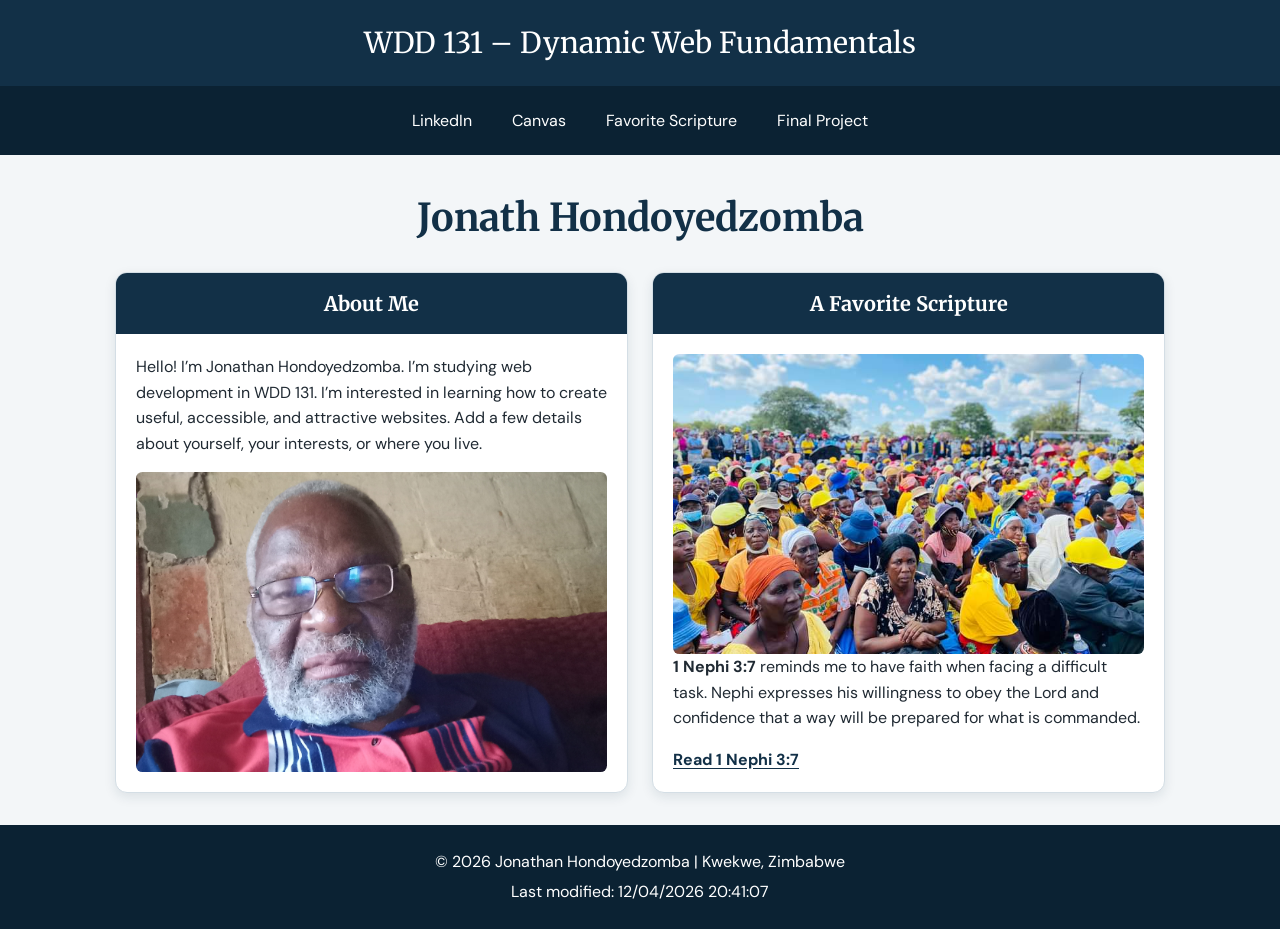
<file: index.html>
<!DOCTYPE html>
<html lang="en">

<head>
    <meta charset="UTF-8">
    <meta name="viewport" content="width=device-width, initial-scale=1.0">
    <meta name="description"
        content="WDD 131 – Dynamic Web Fundamentals home page for YOUR FULL NAME, featuring an introduction, web development studies, and a favorite scripture.">
    <meta name="author" content="Jonath Hondoyedzomba">
    <title>WDD 131 – Dynamic Web Fundamentals – YOUR FULL NAME</title>

    <link rel="preconnect" href="https://fonts.googleapis.com">
    <link rel="preconnect" href="https://fonts.gstatic.com" crossorigin>
    <link
        href="https://fonts.googleapis.com/css2?family=DM+Sans:wght@400;500;700&family=Merriweather:wght@700&display=swap"
        rel="stylesheet">
    <link rel="stylesheet" href="styles/base.css">
    <script src="scripts/getdates.js" defer></script>
</head>

<body>
    <header class="site-header">
        <span id="course-title">WDD 131 – Dynamic Web Fundamentals</span>

        <nav aria-label="Main navigation">
            <a href="https://www.linkedin.com/" target="_blank" rel="noopener noreferrer">LinkedIn</a>
            <a href="https://byupw.instructure.com/">Canvas</a>
            <a href="https://www.churchofjesuschrist.org/study/scriptures/bofm/1-ne/3?lang=eng&id=p7#p7" target="_blank"
                rel="noopener noreferrer">Favorite Scripture</a>
            <a href="https://github.com/chikonamombe1234/wdd131/tree/main/project">Final Project</a>
        </nav>
    </header>

    <main>
        <h1>Jonath Hondoyedzomba</h1>

        <div class="card-grid">
            <section class="card">
                <h2>About Me</h2>
                <div class="card-content">
                    <p>
                        Hello! I’m Jonathan Hondoyedzomba. I’m studying web development in WDD 131.
                        I’m interested in learning how to create useful, accessible, and
                        attractive websites. Add a few details about yourself, your interests,
                        or where you live.
                    </p>
                    <img src="images/jonahondo.jpg" alt="A photo representing me or one of my interests" width="600"
                        height="400">
                </div>
            </section>

            <section class="card">
                <h2>A Favorite Scripture</h2>
                <div class="card-content scripture-content">
                    <img src="images/conference.jpg" alt="A peaceful scene that represents scripture study"
                        width="600" height="400">
                    <p>
                        <strong>1 Nephi 3:7</strong> reminds me to have faith when facing a
                        difficult task. Nephi expresses his willingness to obey the Lord and
                        confidence that a way will be prepared for what is commanded.
                    </p>
                    <a class="text-link"
                        href="https://www.churchofjesuschrist.org/study/scriptures/bofm/1-ne/3?lang=eng&id=p7#p7"
                        target="_blank" rel="noopener noreferrer">Read 1 Nephi 3:7</a>
                </div>
            </section>
        </div>
    </main>

    <footer class="site-footer">
        <p>
            © <span id="currentyear"></span> Jonathan Hondoyedzomba |
            Kwekwe, Zimbabwe
        </p>
        <p id="lastModified"></p>
    </footer>
</body>

</html>
</file>
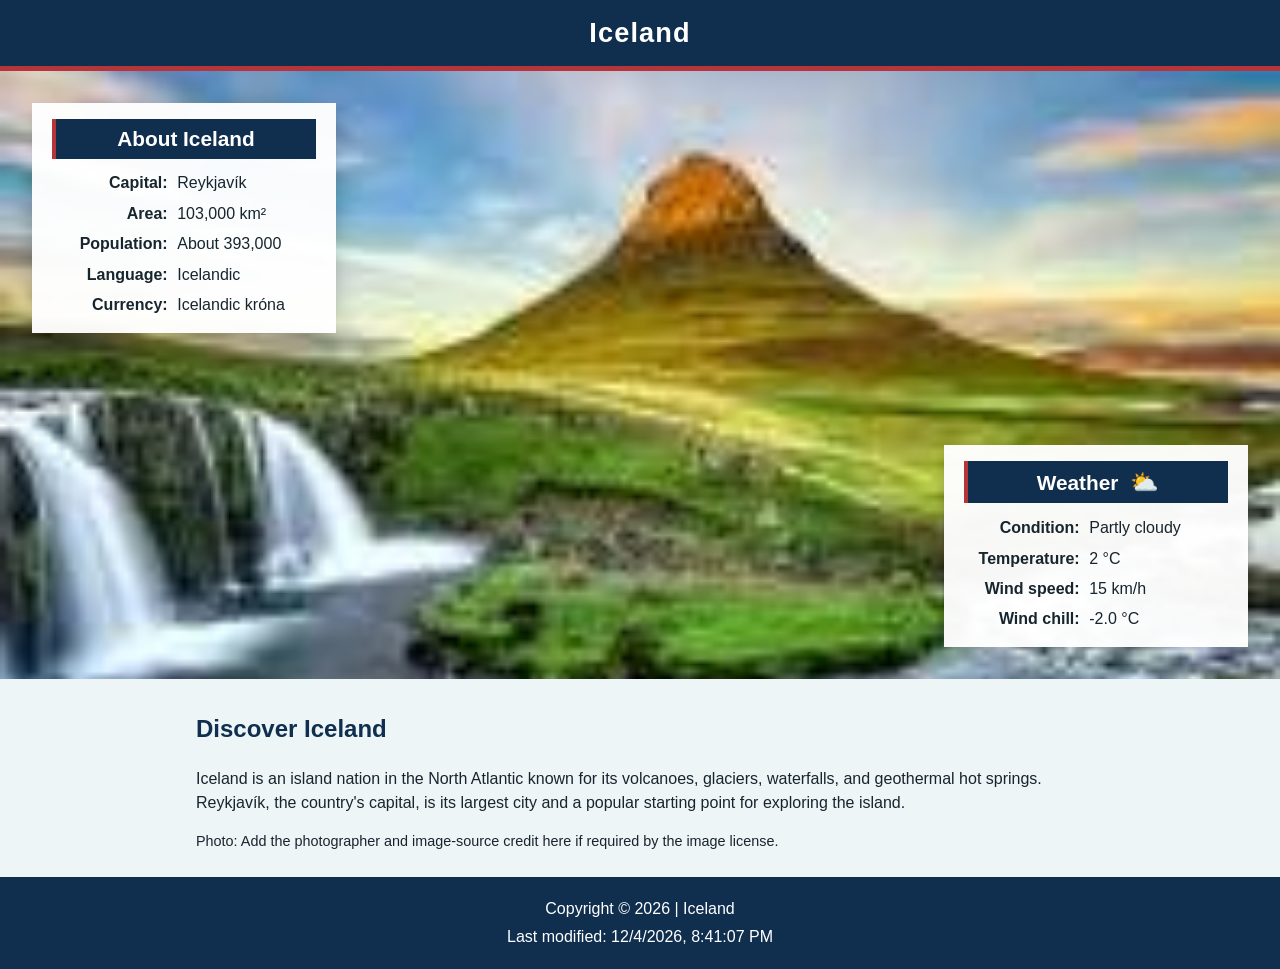
<file: place.html>
<!DOCTYPE html>
<html lang="en">

<head>
    <meta charset="UTF-8">
    <meta name="viewport" content="width=device-width, initial-scale=1">
    <meta name="description" content="Discover Iceland, its landscapes, and the weather in Reykjavík.">
    <title>Iceland | WDD 131</title>
    <link rel="stylesheet" href="styles/place.css">
    <script src="scripts/place.js" defer></script>
</head>

<body>
    <header class="site-header">
        <h1 class="site-name">Iceland</h1>
    </header>

    <main>
        <section class="hero" aria-label="Iceland facts and weather">
            <picture class="hero-picture">
                <source media="(max-width: 799px)" srcset="images/iceland-mobile.webp" type="image/webp">
                <img class="hero-image" src="[data-uri]"
                    alt="Icelandic landscape with mountains, a waterfall, and open sky">
            </picture>

            <section class="info-card data-card" aria-labelledby="data-heading">
                <h2 id="data-heading">About Iceland</h2>
                <dl class="data-list">
                    <div>
                        <dt>Capital:</dt>
                        <dd>Reykjavík</dd>
                    </div>
                    <div>
                        <dt>Area:</dt>
                        <dd>103,000 km²</dd>
                    </div>
                    <div>
                        <dt>Population:</dt>
                        <dd>About 393,000</dd>
                    </div>
                    <div>
                        <dt>Language:</dt>
                        <dd>Icelandic</dd>
                    </div>
                    <div>
                        <dt>Currency:</dt>
                        <dd>Icelandic króna</dd>
                    </div>
                </dl>
            </section>

            <section class="info-card weather-card" aria-labelledby="weather-heading">
                <h2 id="weather-heading">Weather</h2>
                <img class="weather-icon" src="images/weather.svg" alt="" aria-hidden="true">
                <dl class="weather-list">
                    <div>
                        <dt>Condition:</dt>
                        <dd>Partly cloudy</dd>
                    </div>
                    <div>
                        <dt>Temperature:</dt>
                        <dd><span id="temperature">2</span> °C</dd>
                    </div>
                    <div>
                        <dt>Wind speed:</dt>
                        <dd><span id="wind-speed">15</span> km/h</dd>
                    </div>
                    <div>
                        <dt>Wind chill:</dt>
                        <dd id="wind-chill">N/A</dd>
                    </div>
                </dl>
            </section>
        </section>

        <section class="intro" aria-labelledby="intro-heading">
            <h2 id="intro-heading">Discover Iceland</h2>
            <p>
                Iceland is an island nation in the North Atlantic known for its
                volcanoes, glaciers, waterfalls, and geothermal hot springs. Reykjavík,
                the country's capital, is its largest city and a popular starting point
                for exploring the island.
            </p>
            <p class="photo-credit">
                Photo: Add the photographer and image-source credit here if required by
                the image license.
            </p>
        </section>
    </main>

    <footer class="site-footer">
        <p>Copyright © <span id="current-year"></span> | Iceland</p>
        <p>Last modified: <span id="last-modified"></span></p>
    </footer>
</body>

</html>
</file>
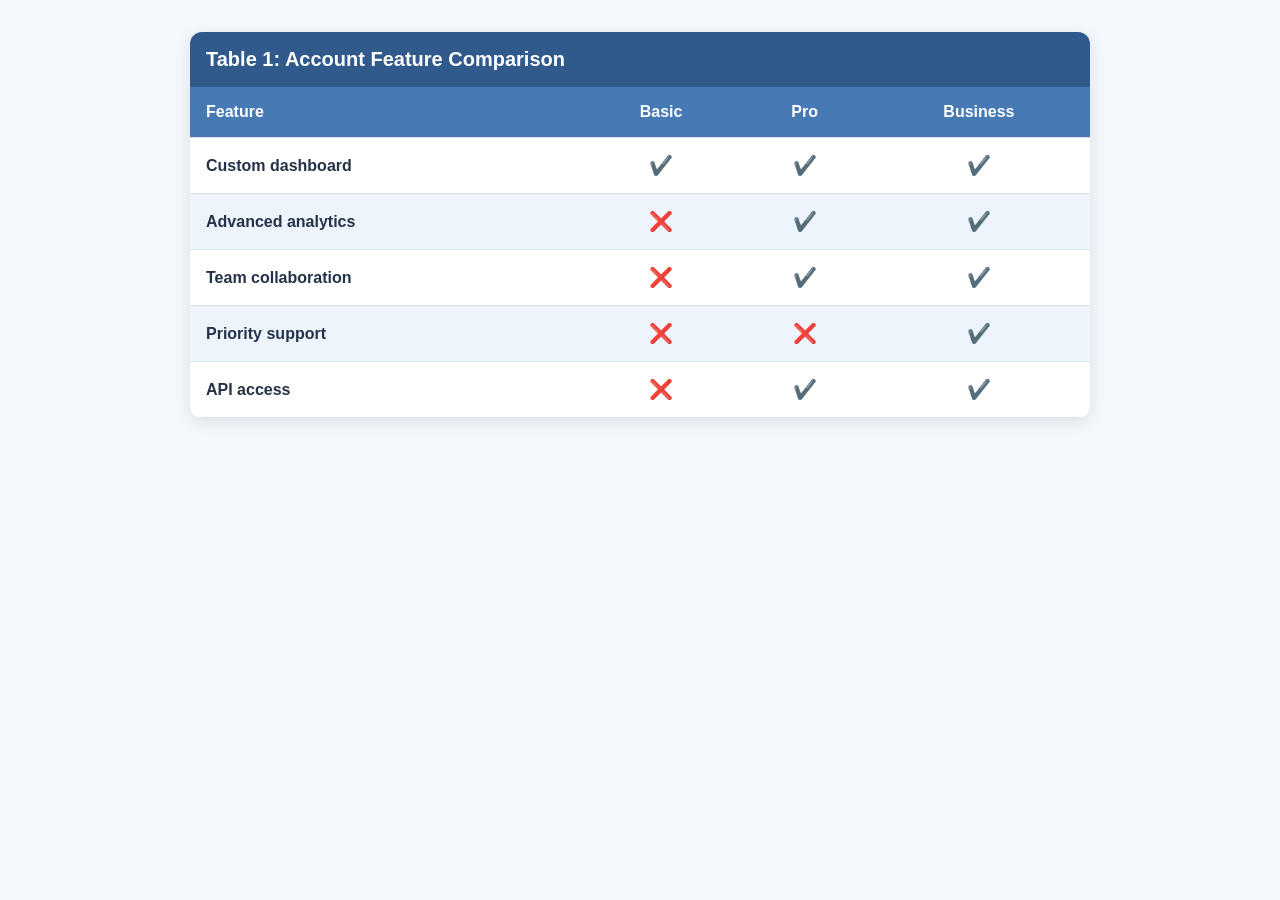
<file: table.html>
<!DOCTYPE html>
<html lang="en">
<head>
  <meta charset="UTF-8">
  <meta name="viewport" content="width=device-width, initial-scale=1">
  <title>Account Feature Comparison</title>
  <style>
    * {
      box-sizing: border-box;
    }

    body {
      margin: 0;
      padding: 2rem 1rem;
      font-family: Arial, sans-serif;
      color: #243247;
      background: #f4f7fb;
    }

    .table-wrap {
      max-width: 900px;
      margin: 0 auto;
      overflow-x: auto;
      border-radius: 12px;
      box-shadow: 0 4px 16px rgb(31 49 74 / 10%);
    }

    table {
      width: 100%;
      min-width: 600px;
      border-collapse: collapse;
      background: #fff;
      text-align: center;
    }

    caption {
      padding: 1rem;
      color: #fff;
      background: #315a8c;
      font-size: 1.25rem;
      font-weight: bold;
      text-align: left;
    }

    th,
    td {
      padding: 1rem;
      border-bottom: 1px solid #dbe3ed;
    }

    thead th {
      color: #fff;
      background: #4779b5;
    }

    thead th:first-child,
    tbody th {
      text-align: left;
    }

    tbody tr:nth-child(even) {
      background: #edf4fc;
    }

    tbody tr:hover {
      background: #e0edfa;
    }

    .yes {
      color: #18794e;
      font-size: 1.2rem;
    }

    .no {
      color: #b42318;
      font-size: 1.2rem;
    }
  </style>
</head>
<body>
  <div class="table-wrap">
    <table>
      <caption>Table 1: Account Feature Comparison</caption>
      <thead>
        <tr>
          <th scope="col">Feature</th>
          <th scope="col">Basic</th>
          <th scope="col">Pro</th>
          <th scope="col">Business</th>
        </tr>
      </thead>
      <tbody>
        <tr>
          <th scope="row">Custom dashboard</th>
          <td><span class="yes" aria-label="Included">✔️</span></td>
          <td><span class="yes" aria-label="Included">✔️</span></td>
          <td><span class="yes" aria-label="Included">✔️</span></td>
        </tr>
        <tr>
          <th scope="row">Advanced analytics</th>
          <td><span class="no" aria-label="Not included">❌</span></td>
          <td><span class="yes" aria-label="Included">✔️</span></td>
          <td><span class="yes" aria-label="Included">✔️</span></td>
        </tr>
        <tr>
          <th scope="row">Team collaboration</th>
          <td><span class="no" aria-label="Not included">❌</span></td>
          <td><span class="yes" aria-label="Included">✔️</span></td>
          <td><span class="yes" aria-label="Included">✔️</span></td>
        </tr>
        <tr>
          <th scope="row">Priority support</th>
          <td><span class="no" aria-label="Not included">❌</span></td>
          <td><span class="no" aria-label="Not included">❌</span></td>
          <td><span class="yes" aria-label="Included">✔️</span></td>
        </tr>
        <tr>
          <th scope="row">API access</th>
          <td><span class="no" aria-label="Not included">❌</span></td>
          <td><span class="yes" aria-label="Included">✔️</span></td>
          <td><span class="yes" aria-label="Included">✔️</span></td>
        </tr>
      </tbody>
    </table>
  </div>
</body>
</html>
</file>
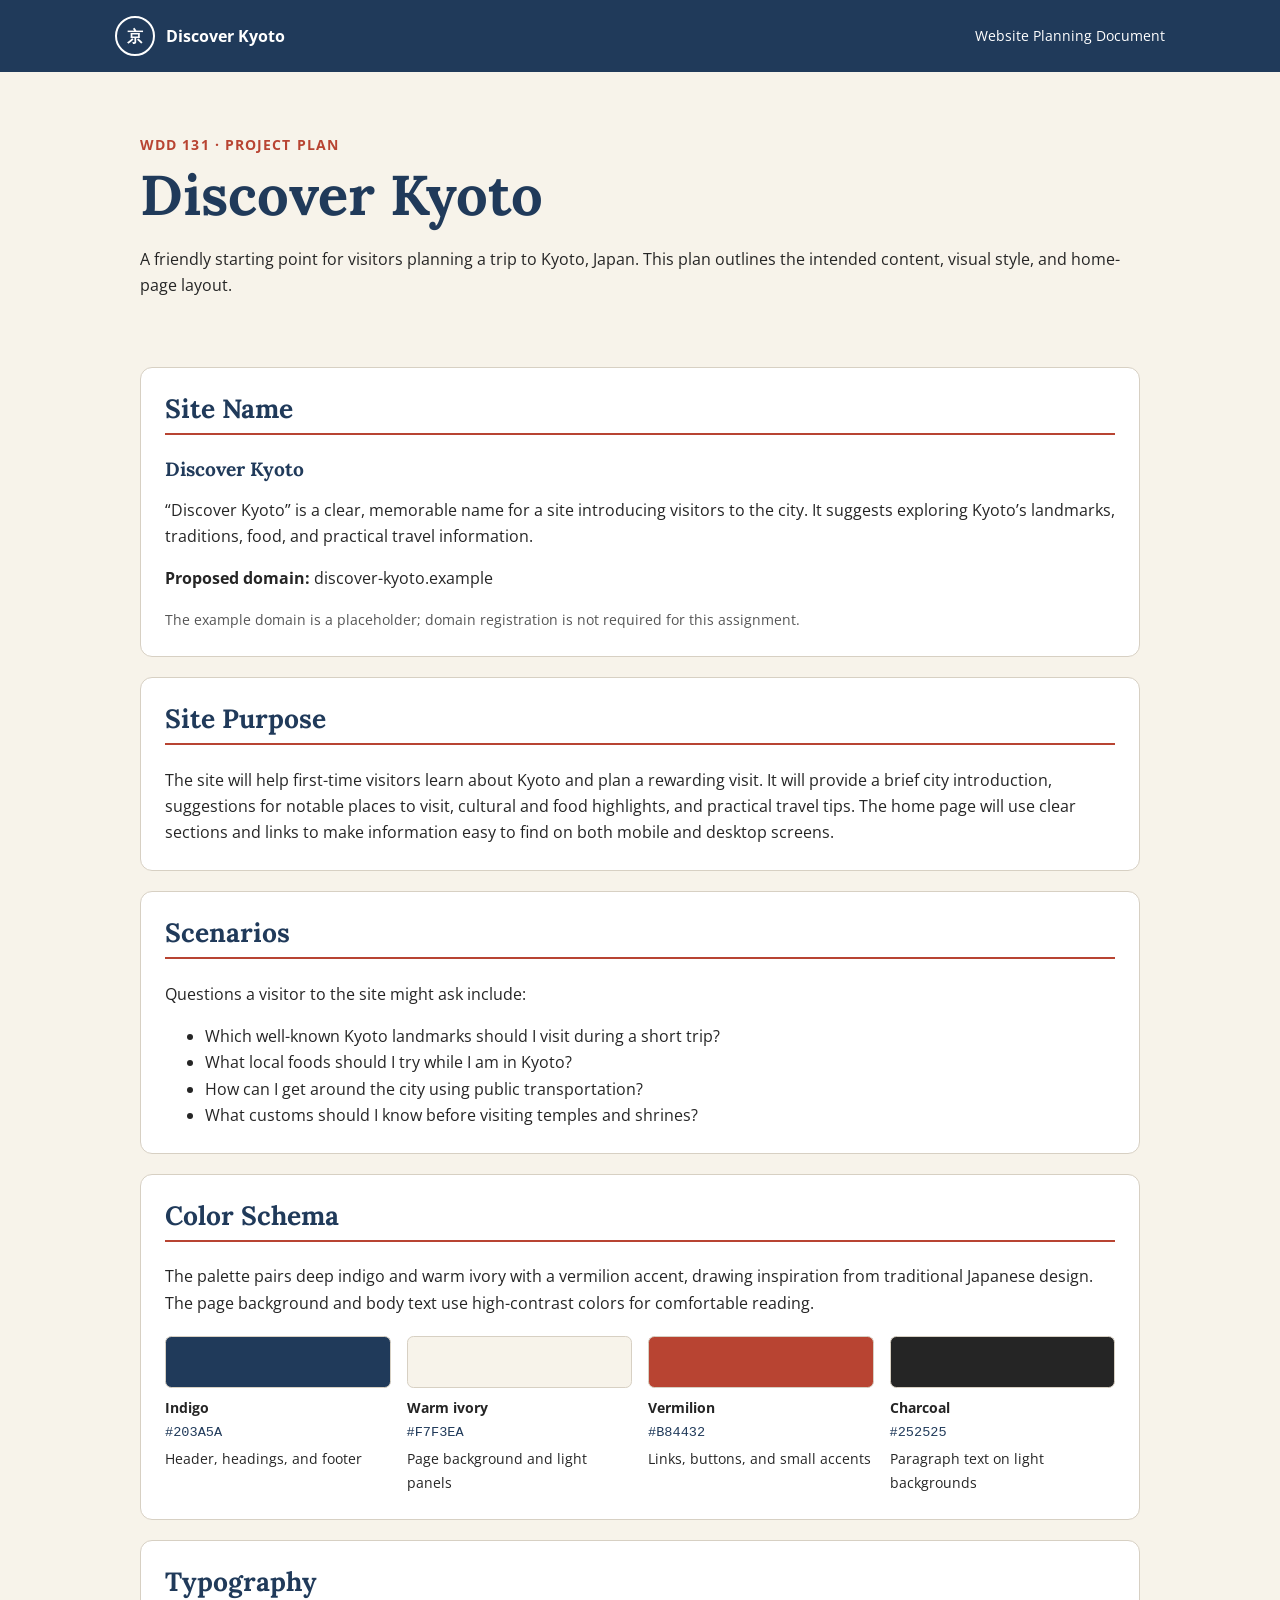
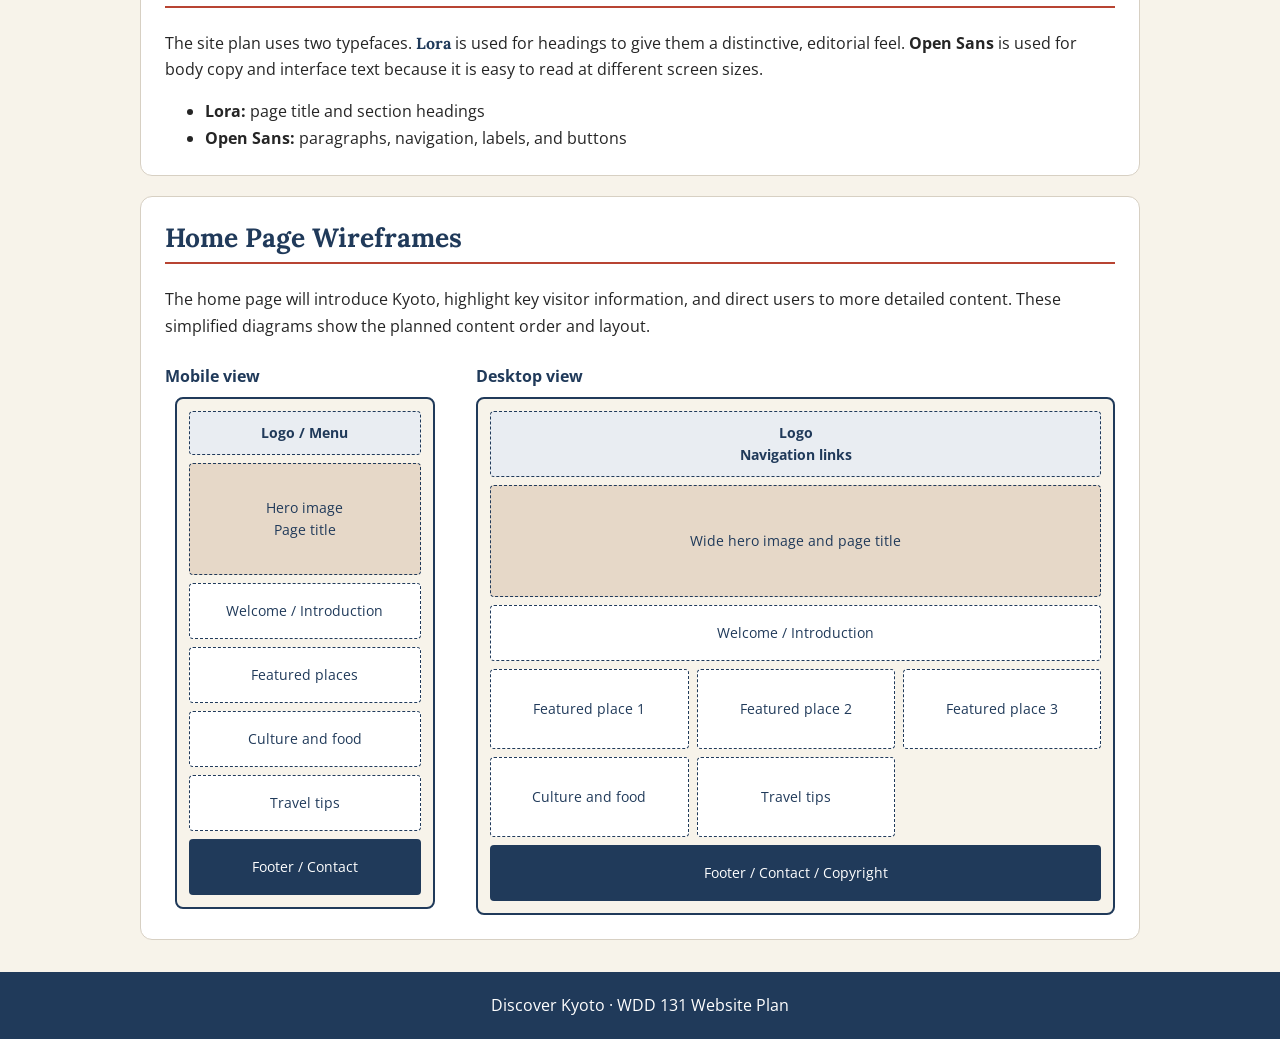
<file: project/siteplan.html>
<!DOCTYPE html>
<html lang="en">
<head>
  <meta charset="UTF-8">
  <meta name="viewport" content="width=device-width, initial-scale=1.0">
  <meta
    name="description"
    content="Website planning document for Discover Kyoto, a visitor-information website about Kyoto, Japan."
  >
  <meta name="author" content="Your Name">
  <title>Discover Kyoto | Website Plan</title>
  <link rel="stylesheet" href="styles/siteplan.css">
</head>

<body>
  <header class="site-header">
    <a class="brand" href="#top" aria-label="Discover Kyoto website plan home">
      <span class="brand-mark" aria-hidden="true">京</span>
      <span>Discover Kyoto</span>
    </a>
    <p class="document-label">Website Planning Document</p>
  </header>

  <main id="top">
    <section class="intro">
      <p class="eyebrow">WDD 131 · Project Plan</p>
      <h1>Discover Kyoto</h1>
      <p>
        A friendly starting point for visitors planning a trip to Kyoto, Japan.
        This plan outlines the intended content, visual style, and home-page layout.
      </p>
    </section>

    <section class="plan-section" aria-labelledby="site-name-heading">
      <h2 id="site-name-heading">Site Name</h2>
      <h3>Discover Kyoto</h3>
      <p>
        “Discover Kyoto” is a clear, memorable name for a site introducing visitors
        to the city. It suggests exploring Kyoto’s landmarks, traditions, food,
        and practical travel information.
      </p>
      <p><strong>Proposed domain:</strong> discover-kyoto.example</p>
      <p class="note">
        The example domain is a placeholder; domain registration is not required
        for this assignment.
      </p>
    </section>

    <section class="plan-section" aria-labelledby="purpose-heading">
      <h2 id="purpose-heading">Site Purpose</h2>
      <p>
        The site will help first-time visitors learn about Kyoto and plan a
        rewarding visit. It will provide a brief city introduction, suggestions
        for notable places to visit, cultural and food highlights, and practical
        travel tips. The home page will use clear sections and links to make
        information easy to find on both mobile and desktop screens.
      </p>
    </section>

    <section class="plan-section" aria-labelledby="scenarios-heading">
      <h2 id="scenarios-heading">Scenarios</h2>
      <p>Questions a visitor to the site might ask include:</p>
      <ul>
        <li>Which well-known Kyoto landmarks should I visit during a short trip?</li>
        <li>What local foods should I try while I am in Kyoto?</li>
        <li>How can I get around the city using public transportation?</li>
        <li>What customs should I know before visiting temples and shrines?</li>
      </ul>
    </section>

    <section class="plan-section" aria-labelledby="colors-heading">
      <h2 id="colors-heading">Color Schema</h2>
      <p>
        The palette pairs deep indigo and warm ivory with a vermilion accent,
        drawing inspiration from traditional Japanese design. The page background
        and body text use high-contrast colors for comfortable reading.
      </p>

      <div class="swatches" aria-label="Selected website colors">
        <div class="swatch">
          <span class="swatch-color indigo" aria-hidden="true"></span>
          <strong>Indigo</strong>
          <code>#203A5A</code>
          <span>Header, headings, and footer</span>
        </div>
        <div class="swatch">
          <span class="swatch-color ivory" aria-hidden="true"></span>
          <strong>Warm ivory</strong>
          <code>#F7F3EA</code>
          <span>Page background and light panels</span>
        </div>
        <div class="swatch">
          <span class="swatch-color vermilion" aria-hidden="true"></span>
          <strong>Vermilion</strong>
          <code>#B84432</code>
          <span>Links, buttons, and small accents</span>
        </div>
        <div class="swatch">
          <span class="swatch-color charcoal" aria-hidden="true"></span>
          <strong>Charcoal</strong>
          <code>#252525</code>
          <span>Paragraph text on light backgrounds</span>
        </div>
      </div>
    </section>

    <section class="plan-section" aria-labelledby="type-heading">
      <h2 id="type-heading">Typography</h2>
      <p>
        The site plan uses two typefaces. <strong class="sample-heading">Lora</strong>
        is used for headings to give them a distinctive, editorial feel.
        <strong class="sample-body">Open Sans</strong> is used for body copy and
        interface text because it is easy to read at different screen sizes.
      </p>
      <ul>
        <li><strong>Lora:</strong> page title and section headings</li>
        <li><strong>Open Sans:</strong> paragraphs, navigation, labels, and buttons</li>
      </ul>
    </section>

    <section class="plan-section" aria-labelledby="wireframes-heading">
      <h2 id="wireframes-heading">Home Page Wireframes</h2>
      <p>
        The home page will introduce Kyoto, highlight key visitor information,
        and direct users to more detailed content. These simplified diagrams show
        the planned content order and layout.
      </p>

      <div class="wireframes">
        <figure class="wireframe-figure">
          <figcaption>Mobile view</figcaption>
          <div class="wireframe mobile-wireframe" aria-label="Mobile home page wireframe">
            <div class="wf-box wf-header">Logo / Menu</div>
            <div class="wf-box wf-hero">Hero image<br>Page title</div>
            <div class="wf-box">Welcome / Introduction</div>
            <div class="wf-box">Featured places</div>
            <div class="wf-box">Culture and food</div>
            <div class="wf-box">Travel tips</div>
            <div class="wf-box wf-footer">Footer / Contact</div>
          </div>
        </figure>

        <figure class="wireframe-figure">
          <figcaption>Desktop view</figcaption>
          <div class="wireframe desktop-wireframe" aria-label="Desktop home page wireframe">
            <div class="wf-box wf-header">Logo <span>Navigation links</span></div>
            <div class="wf-box wf-hero">Wide hero image and page title</div>
            <div class="wf-box wf-intro">Welcome / Introduction</div>
            <div class="wf-row">
              <div class="wf-box">Featured place 1</div>
              <div class="wf-box">Featured place 2</div>
              <div class="wf-box">Featured place 3</div>
            </div>
            <div class="wf-row">
              <div class="wf-box">Culture and food</div>
              <div class="wf-box">Travel tips</div>
            </div>
            <div class="wf-box wf-footer">Footer / Contact / Copyright</div>
          </div>
        </figure>
      </div>
    </section>
  </main>

  <footer class="site-footer">
    <p>Discover Kyoto · WDD 131 Website Plan</p>
  </footer>
</body>
</html>
</file>
<file: styles/base.css>
:root {
    --navy: #123047;
    --navy-dark: #0b2233;
    --gold: #f2c66d;
    --page-bg: #f3f6f8;
    --card-bg: #ffffff;
    --text: #202a33;
    --muted: #425563;
    --border: #d4dee5;
}

* {
    box-sizing: border-box;
}

body {
    margin: 0;
    background: var(--page-bg);
    color: var(--text);
    font-family: "DM Sans", sans-serif;
    line-height: 1.6;
}

.site-header {
    background: var(--navy);
    color: #ffffff;
}

#course-title {
    display: block;
    padding: 1.25rem 1rem;
    text-align: center;
    font-family: "Merriweather", serif;
    font-size: clamp(1.25rem, 3vw, 1.8rem);
}

nav {
    display: flex;
    flex-wrap: wrap;
    justify-content: center;
    gap: 0.5rem;
    padding: 0.75rem 1rem;
    background: var(--navy-dark);
}

nav a {
    display: block;
    padding: 0.6rem 1rem;
    border-radius: 0.3rem;
    color: #ffffff;
    text-decoration: none;
    transition: background-color 160ms ease, color 160ms ease;
}

nav a:hover,
nav a:focus-visible {
    background-color: var(--gold);
    color: var(--navy-dark);
}

nav a:focus-visible,
.text-link:focus-visible {
    outline: 3px solid #ffffff;
    outline-offset: 3px;
}

main {
    width: min(100% - 2rem, 1050px);
    margin: 2rem auto;
}

h1 {
    margin: 0 0 1.5rem;
    color: var(--navy);
    font-family: "Merriweather", serif;
    font-size: clamp(1.8rem, 4vw, 2.4rem);
    text-align: center;
}

.card-grid {
    display: grid;
    grid-template-columns: repeat(2, minmax(0, 1fr));
    gap: 1.5rem;
}

.card {
    overflow: hidden;
    border: 1px solid var(--border);
    border-radius: 0.75rem;
    background: var(--card-bg);
    box-shadow: 0 4px 12px rgb(18 48 71 / 10%);
}

.card h2 {
    margin: 0;
    padding: 0.9rem 1.25rem;
    background: var(--navy);
    color: #ffffff;
    font-family: "Merriweather", serif;
    font-size: 1.25rem;
    text-align: center;
}

.card-content {
    padding: 1.25rem;
}

.card p {
    margin: 0 0 1rem;
}

.card img {
    display: block;
    width: 100%;
    height: auto;
    max-height: 300px;
    border-radius: 0.4rem;
    object-fit: cover;
}

.text-link {
    display: inline-block;
    color: var(--navy);
    font-weight: 700;
    text-underline-offset: 0.2em;
}

.text-link:hover {
    color: #7a4c00;
}

.site-footer {
    padding: 1.25rem 1rem;
    background: var(--navy-dark);
    color: #ffffff;
    text-align: center;
}

.site-footer p {
    margin: 0.25rem;
}

@media (max-width: 700px) {
    .card-grid {
        grid-template-columns: 1fr;
    }

    nav {
        gap: 0.25rem;
    }

    nav a {
        padding: 0.55rem 0.75rem;
    }
}
</file>
<file: styles/place.css>
:root {
    --navy: #102f4e;
    --blue: #176b87;
    --red: #b6353a;
    --ice: #eef5f7;
    --white: #fff;
    --ink: #17252e;
    --card-shadow: 0 0.35rem 1.2rem rgb(0 0 0 / 22%);
}

* {
    box-sizing: border-box;
}

body {
    margin: 0;
    color: var(--ink);
    background: var(--ice);
    font-family: Arial, Helvetica, sans-serif;
    line-height: 1.5;
}

.site-header {
    position: relative;
    z-index: 1;
    padding: 0.8rem 1rem;
    color: var(--white);
    text-align: center;
    background: var(--navy);
    border-bottom: 0.35rem solid var(--red);
}

.site-name {
    margin: 0;
    font-size: 1.7rem;
    letter-spacing: 0.04em;
}

.hero {
    position: relative;
}

.hero-picture {
    display: block;
}

.hero-image {
    display: block;
    width: 100%;
    height: 38rem;
    object-fit: cover;
    object-position: center 48%;
}

.info-card {
    padding: 1rem 1.25rem;
    background: rgb(255 255 255 / 96%);
    box-shadow: var(--card-shadow);
}

.info-card h2 {
    margin: 0 0 0.8rem;
    padding: 0.25rem 0.5rem;
    color: var(--white);
    background: var(--navy);
    border-left: 0.3rem solid var(--red);
    font-size: 1.3rem;
    text-align: center;
}

.data-card,
.weather-card {
    width: min(19rem, 35vw);
}

.data-list,
.weather-list {
    display: grid;
    gap: 0.4rem;
    margin: 0;
}

.data-list div,
.weather-list div {
    display: grid;
    grid-template-columns: 1fr 1.2fr;
    gap: 0.6rem;
}

.data-list dt,
.weather-list dt {
    font-weight: 700;
    text-align: right;
}

.data-list dd,
.weather-list dd {
    margin: 0;
}

.weather-card h2::after {
    content: " ⛅";
    margin-left: 0.35rem;
    font-size: 1.1em;
}

.weather-icon {
    display: none;
}

.intro {
    max-width: 58rem;
    margin: 1.5rem auto;
    padding: 0 1.25rem;
}

.intro h2 {
    color: var(--navy);
}

.photo-credit {
    font-size: 0.9rem;
}

.site-footer {
    padding: 1rem;
    color: var(--white);
    background: var(--navy);
    text-align: center;
}

.site-footer p {
    margin: 0.25rem;
}

@media (min-width: 800px) {

    .data-card,
    .weather-card {
        position: absolute;
    }

    .data-card {
        top: 2rem;
        left: 2rem;
    }

    .weather-card {
        right: 2rem;
        bottom: 2rem;
    }

    .intro {
        margin-top: 2rem;
    }
}

@media (max-width: 799px) {
    .hero-image {
        height: 22rem;
    }

    .data-card,
    .weather-card {
        width: auto;
        margin: 1rem;
    }

    .weather-card h2::after {
        content: "";
    }

    .weather-icon {
        display: block;
        width: 2.5rem;
        height: 2.5rem;
        margin: 0.25rem auto 0.75rem;
    }

    .intro {
        margin-top: 1rem;
    }
}

@media (max-width: 420px) {
    .hero-image {
        height: 17rem;
    }

    .site-name {
        font-size: 1.4rem;
    }
}
</file>
<file: project/styles/siteplan.css>
@import url("https://fonts.googleapis.com/css2?family=Lora:wght@600;700&family=Open+Sans:wght@400;600;700&display=swap");

:root {
    --indigo: #203a5a;
    --ivory: #f7f3ea;
    --vermilion: #b84432;
    --charcoal: #252525;
    --white: #ffffff;
    --line: #d7d0c3;
    --soft-indigo: #e9edf2;
}

* {
    box-sizing: border-box;
}

body {
    margin: 0;
    background: var(--ivory);
    color: var(--charcoal);
    font-family: "Open Sans", Arial, sans-serif;
    line-height: 1.65;
}

.site-header {
    display: flex;
    align-items: center;
    justify-content: space-between;
    gap: 1rem;
    padding: 1rem max(1.25rem, calc((100% - 1050px) / 2));
    background: var(--indigo);
    color: var(--white);
}

.brand {
    display: inline-flex;
    align-items: center;
    gap: 0.7rem;
    color: var(--white);
    font-weight: 700;
    text-decoration: none;
}

.brand-mark {
    display: grid;
    width: 2.5rem;
    height: 2.5rem;
    place-items: center;
    border: 2px solid var(--white);
    border-radius: 50%;
    font-family: "Lora", Georgia, serif;
}

.document-label {
    margin: 0;
    font-size: 0.9rem;
}

main {
    width: min(100% - 2rem, 1000px);
    margin: 0 auto;
}

.intro {
    padding: 3rem 0 2rem;
}

.eyebrow {
    margin-bottom: 0.25rem;
    color: var(--vermilion);
    font-size: 0.85rem;
    font-weight: 700;
    letter-spacing: 0.08em;
    text-transform: uppercase;
}

h1,
h2,
h3 {
    color: var(--indigo);
    font-family: "Lora", Georgia, serif;
    line-height: 1.25;
}

h1 {
    margin: 0 0 0.75rem;
    font-size: clamp(2.25rem, 6vw, 3.5rem);
}

h2 {
    margin-top: 0;
    padding-bottom: 0.5rem;
    border-bottom: 2px solid var(--vermilion);
    font-size: 1.65rem;
}

h3 {
    margin-bottom: 0.5rem;
    font-size: 1.2rem;
}

.plan-section {
    margin: 1.25rem 0;
    padding: 1.5rem;
    border: 1px solid var(--line);
    border-radius: 0.75rem;
    background: var(--white);
}

.plan-section p:last-child,
.plan-section ul:last-child {
    margin-bottom: 0;
}

a {
    color: var(--vermilion);
}

a:focus-visible {
    outline: 3px solid var(--vermilion);
    outline-offset: 3px;
}

.note {
    color: #555555;
    font-size: 0.9rem;
}

.swatches {
    display: grid;
    grid-template-columns: repeat(4, 1fr);
    gap: 1rem;
    margin-top: 1.25rem;
}

.swatch {
    display: flex;
    flex-direction: column;
    gap: 0.15rem;
    font-size: 0.9rem;
}

.swatch-color {
    display: block;
    height: 3.25rem;
    margin-bottom: 0.35rem;
    border: 1px solid var(--line);
    border-radius: 0.4rem;
}

.indigo {
    background: var(--indigo);
}

.ivory {
    background: var(--ivory);
}

.vermilion {
    background: var(--vermilion);
}

.charcoal {
    background: var(--charcoal);
}

code {
    color: var(--indigo);
    font-size: 0.85rem;
}

.sample-heading {
    color: var(--indigo);
    font-family: "Lora", Georgia, serif;
}

.sample-body {
    font-family: "Open Sans", Arial, sans-serif;
}

.wireframes {
    display: grid;
    grid-template-columns: minmax(200px, 0.7fr) minmax(0, 1.6fr);
    align-items: start;
    gap: 2rem;
    margin-top: 1.5rem;
}

.wireframe-figure {
    margin: 0;
}

.wireframe-figure figcaption {
    margin-bottom: 0.5rem;
    color: var(--indigo);
    font-weight: 700;
}

.wireframe {
    display: grid;
    gap: 0.5rem;
    padding: 0.75rem;
    border: 2px solid var(--indigo);
    border-radius: 0.5rem;
    background: var(--ivory);
}

.mobile-wireframe {
    max-width: 260px;
    margin: 0 auto;
}

.wf-box {
    display: grid;
    min-height: 3.5rem;
    place-items: center;
    padding: 0.6rem;
    border: 1px dashed var(--indigo);
    border-radius: 0.25rem;
    background: var(--white);
    color: var(--indigo);
    font-size: 0.85rem;
    text-align: center;
}

.wf-header {
    min-height: 2.75rem;
    background: var(--soft-indigo);
    font-weight: 700;
}

.wf-hero {
    min-height: 7rem;
    background: #e6d8c8;
}

.wf-footer {
    background: var(--indigo);
    color: var(--white);
}

.wf-row {
    display: grid;
    grid-template-columns: repeat(3, 1fr);
    gap: 0.5rem;
}

.wf-row .wf-box {
    min-height: 5rem;
}

.site-footer {
    margin-top: 2rem;
    padding: 1.25rem;
    background: var(--indigo);
    color: var(--white);
    text-align: center;
}

.site-footer p {
    margin: 0;
}

@media (max-width: 700px) {
    .site-header {
        align-items: flex-start;
        flex-direction: column;
        padding: 1rem;
    }

    main {
        width: min(100% - 1.25rem, 1000px);
    }

    .intro {
        padding-top: 2rem;
    }

    .plan-section {
        padding: 1.1rem;
    }

    .swatches {
        grid-template-columns: repeat(2, 1fr);
    }

    .wireframes {
        grid-template-columns: 1fr;
    }

    .desktop-wireframe .wf-row {
        grid-template-columns: 1fr;
    }

    .desktop-wireframe .wf-header {
        grid-template-columns: 1fr 2fr;
    }
}
</file>
